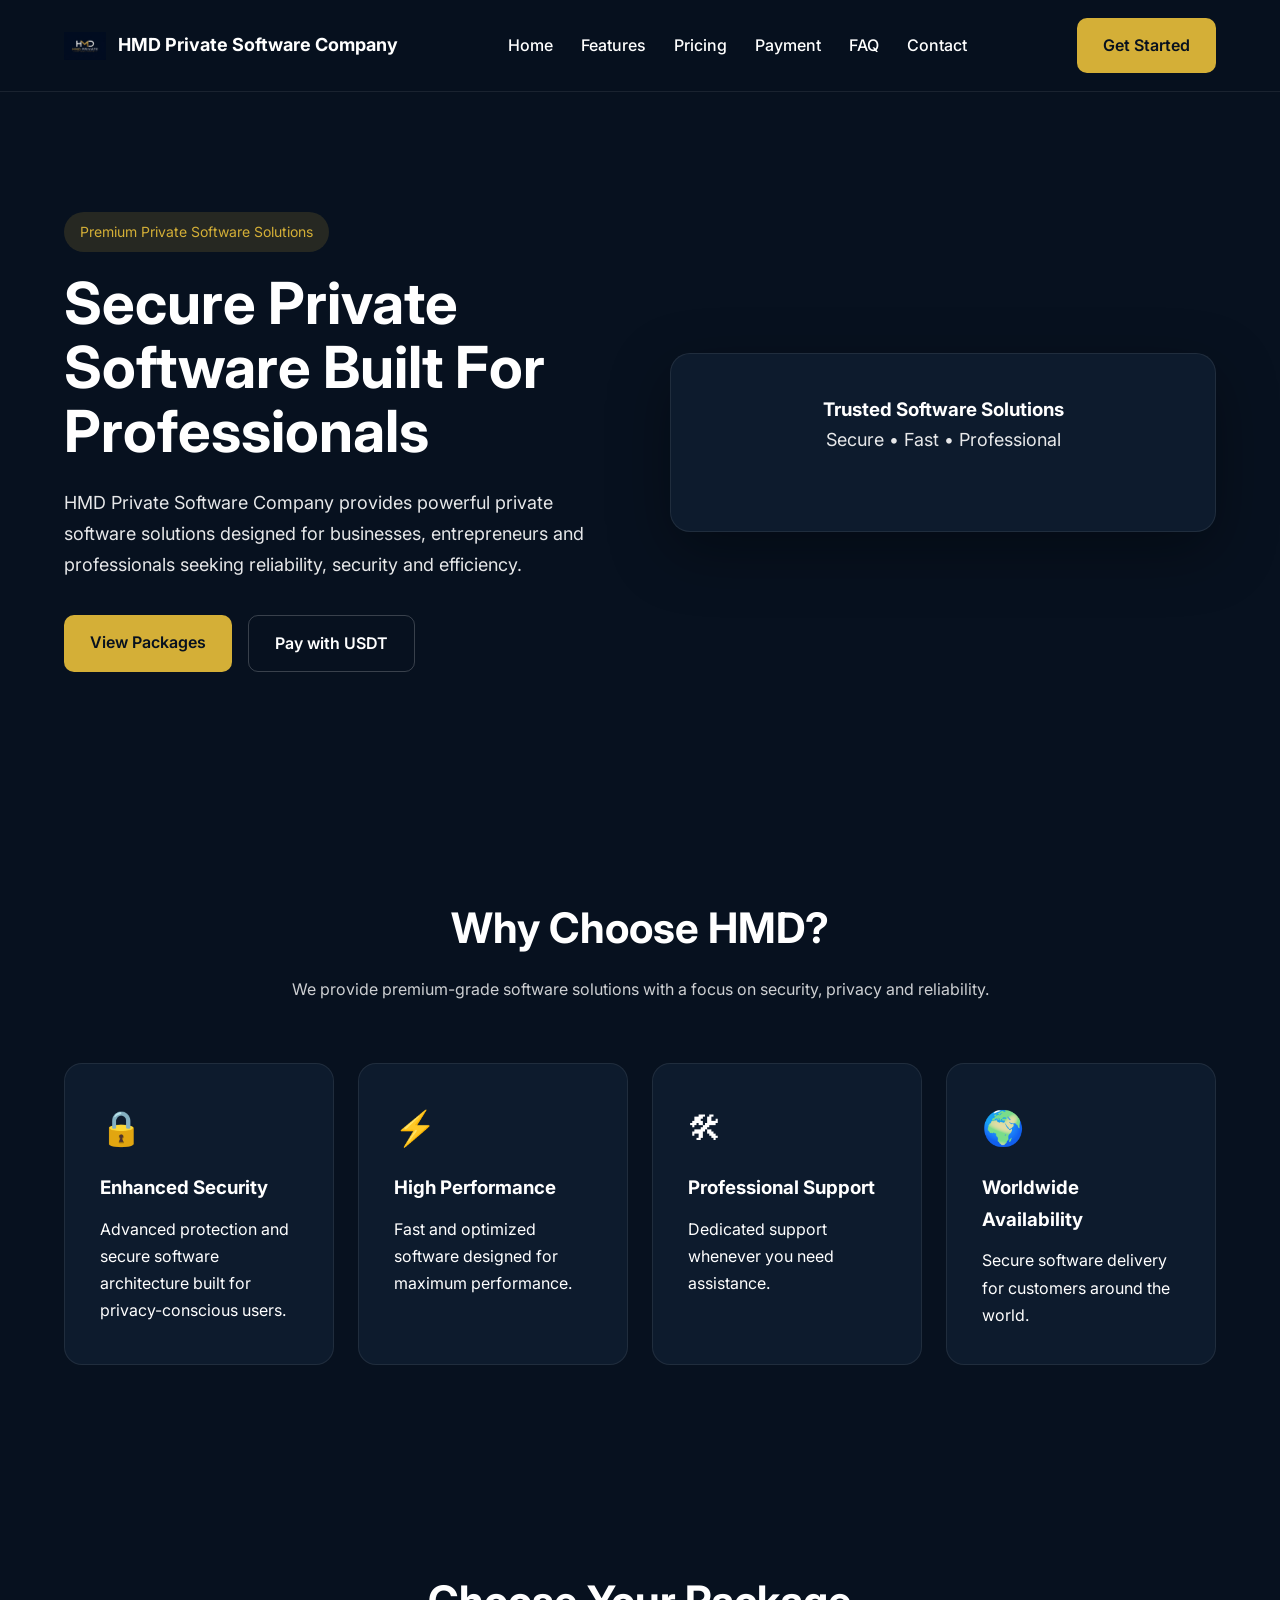
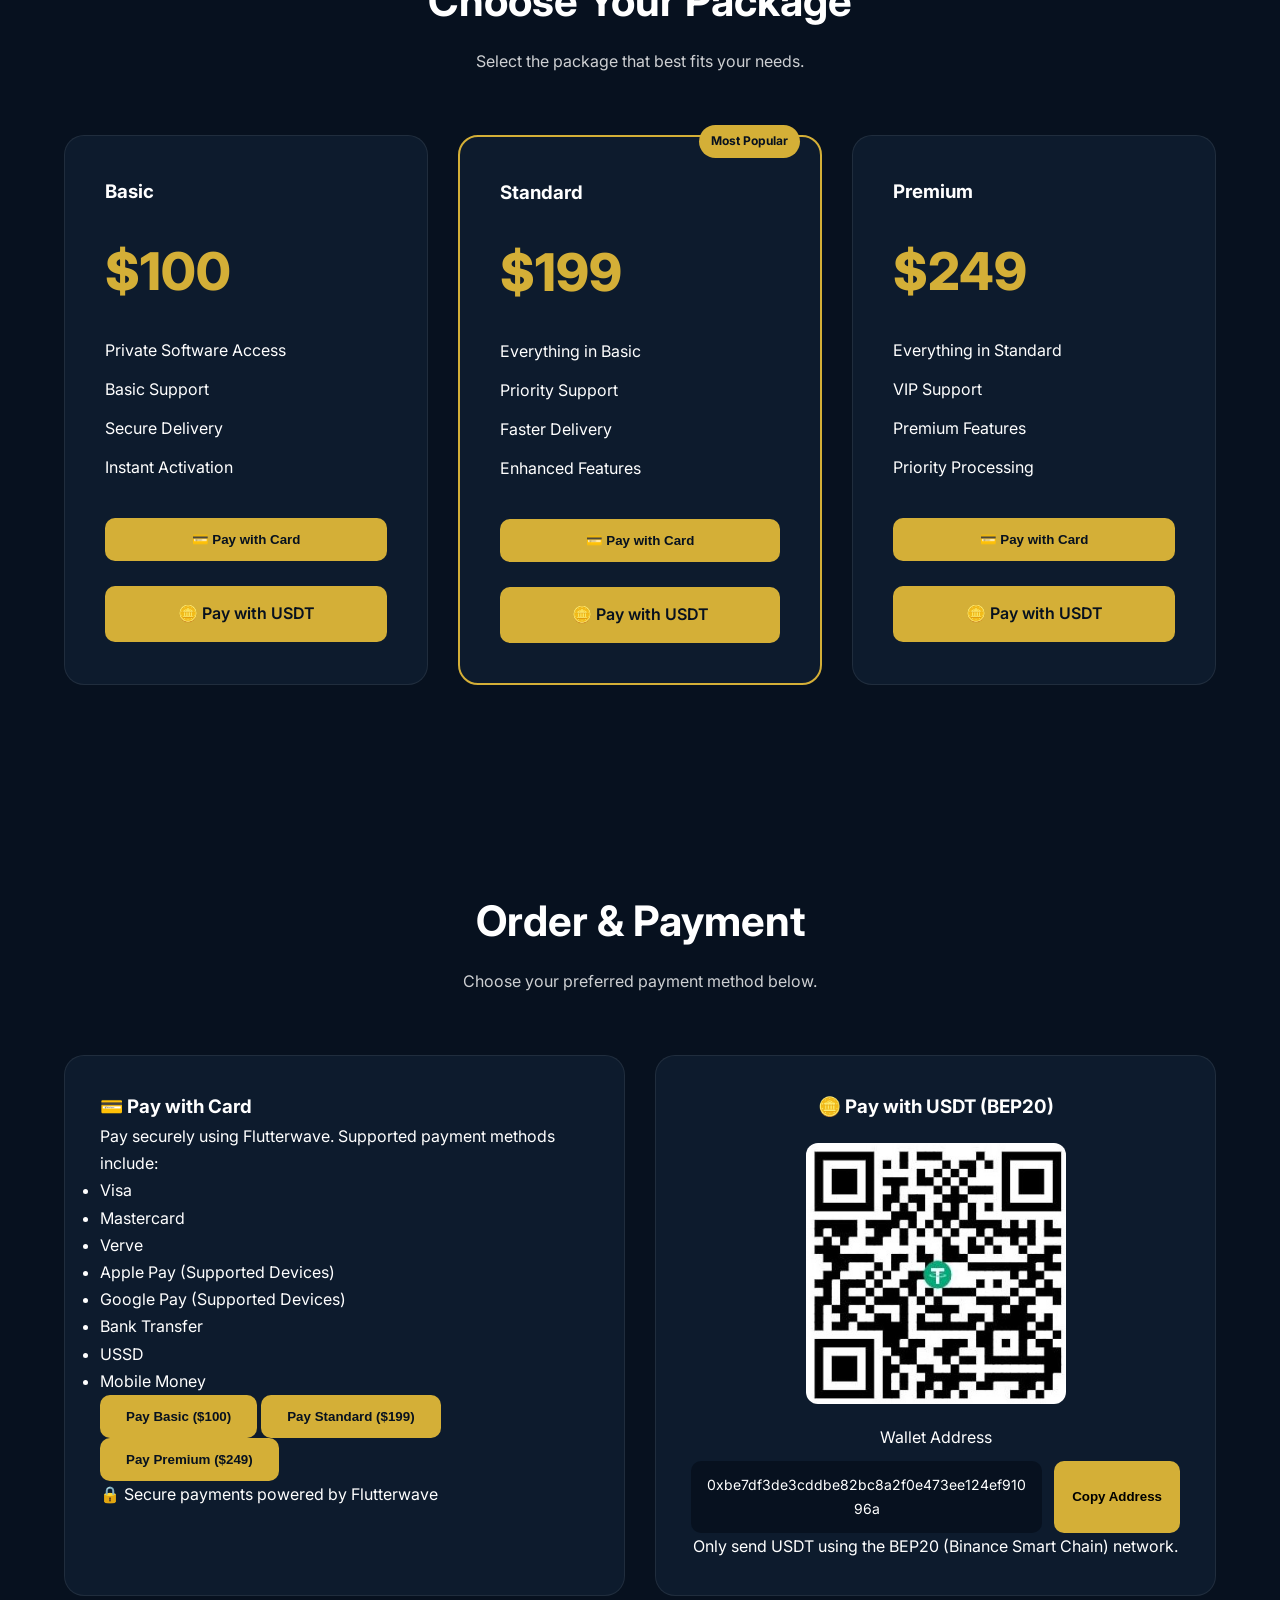
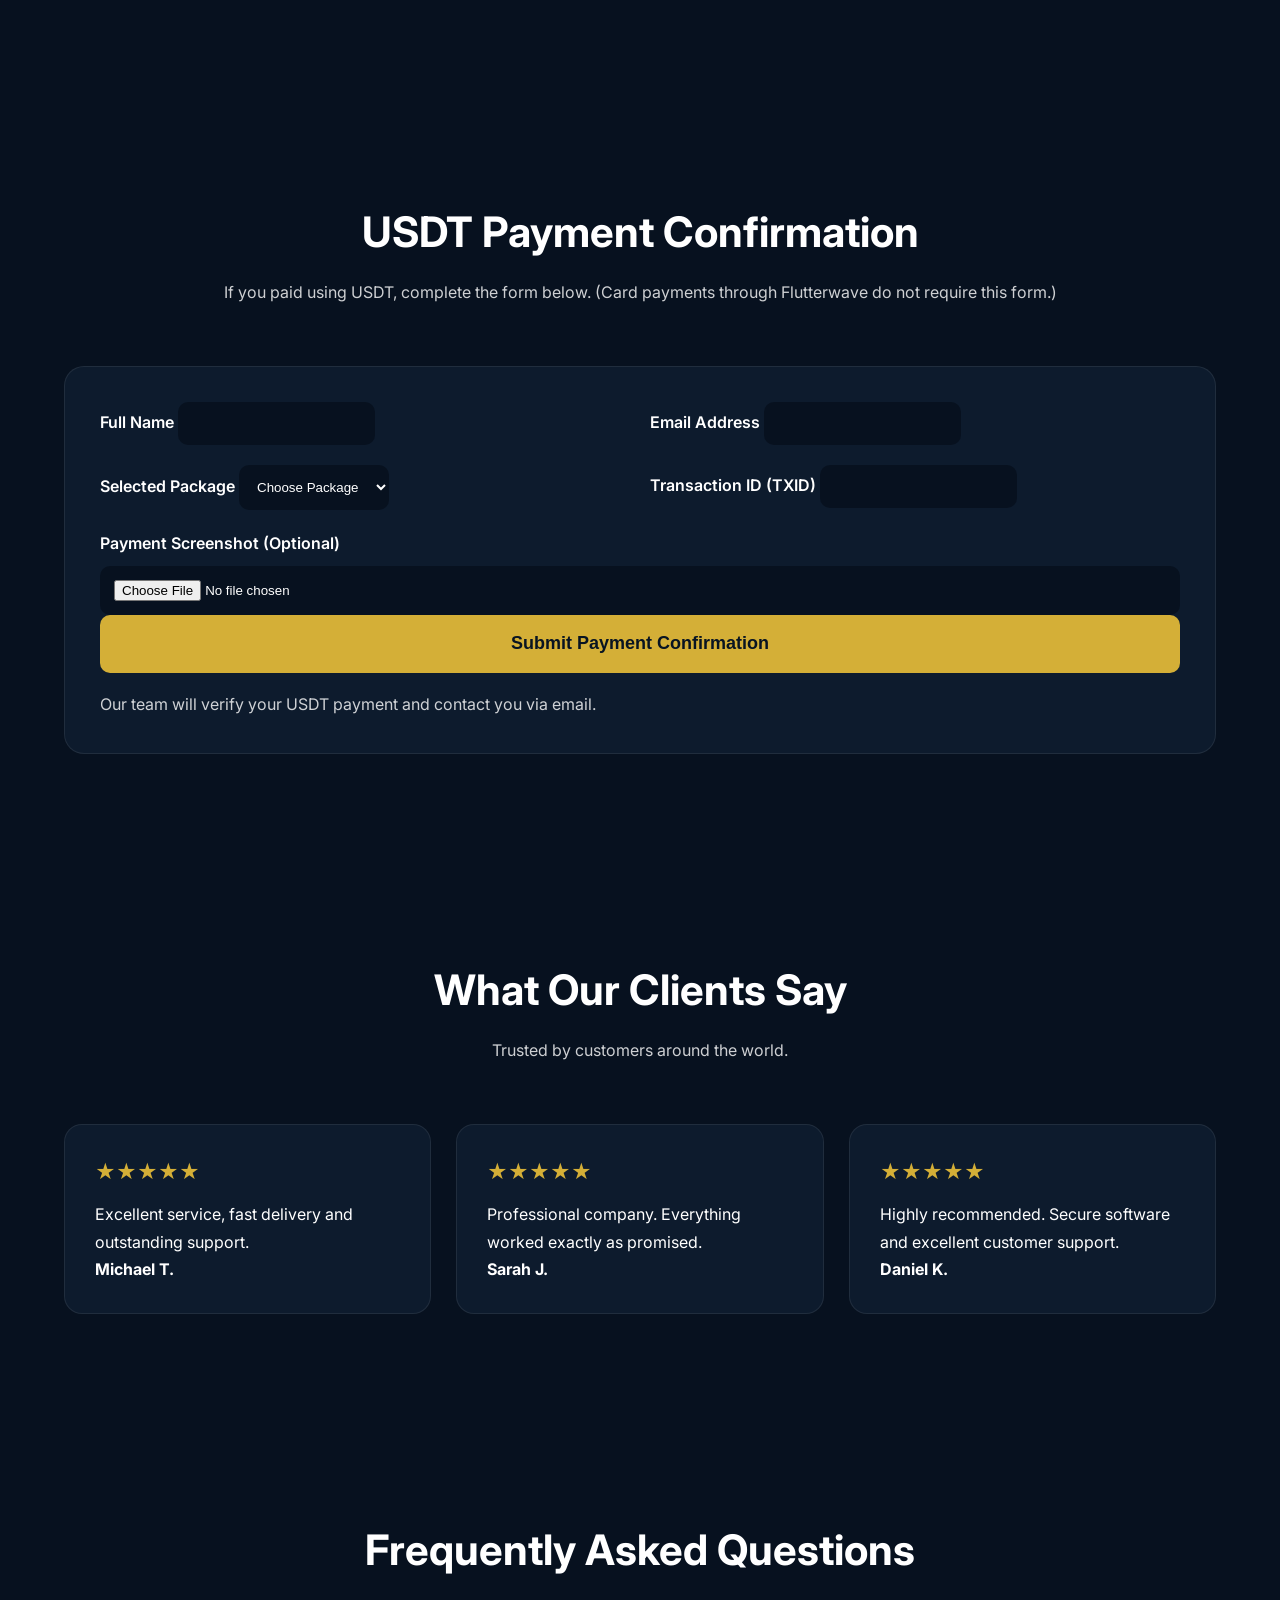
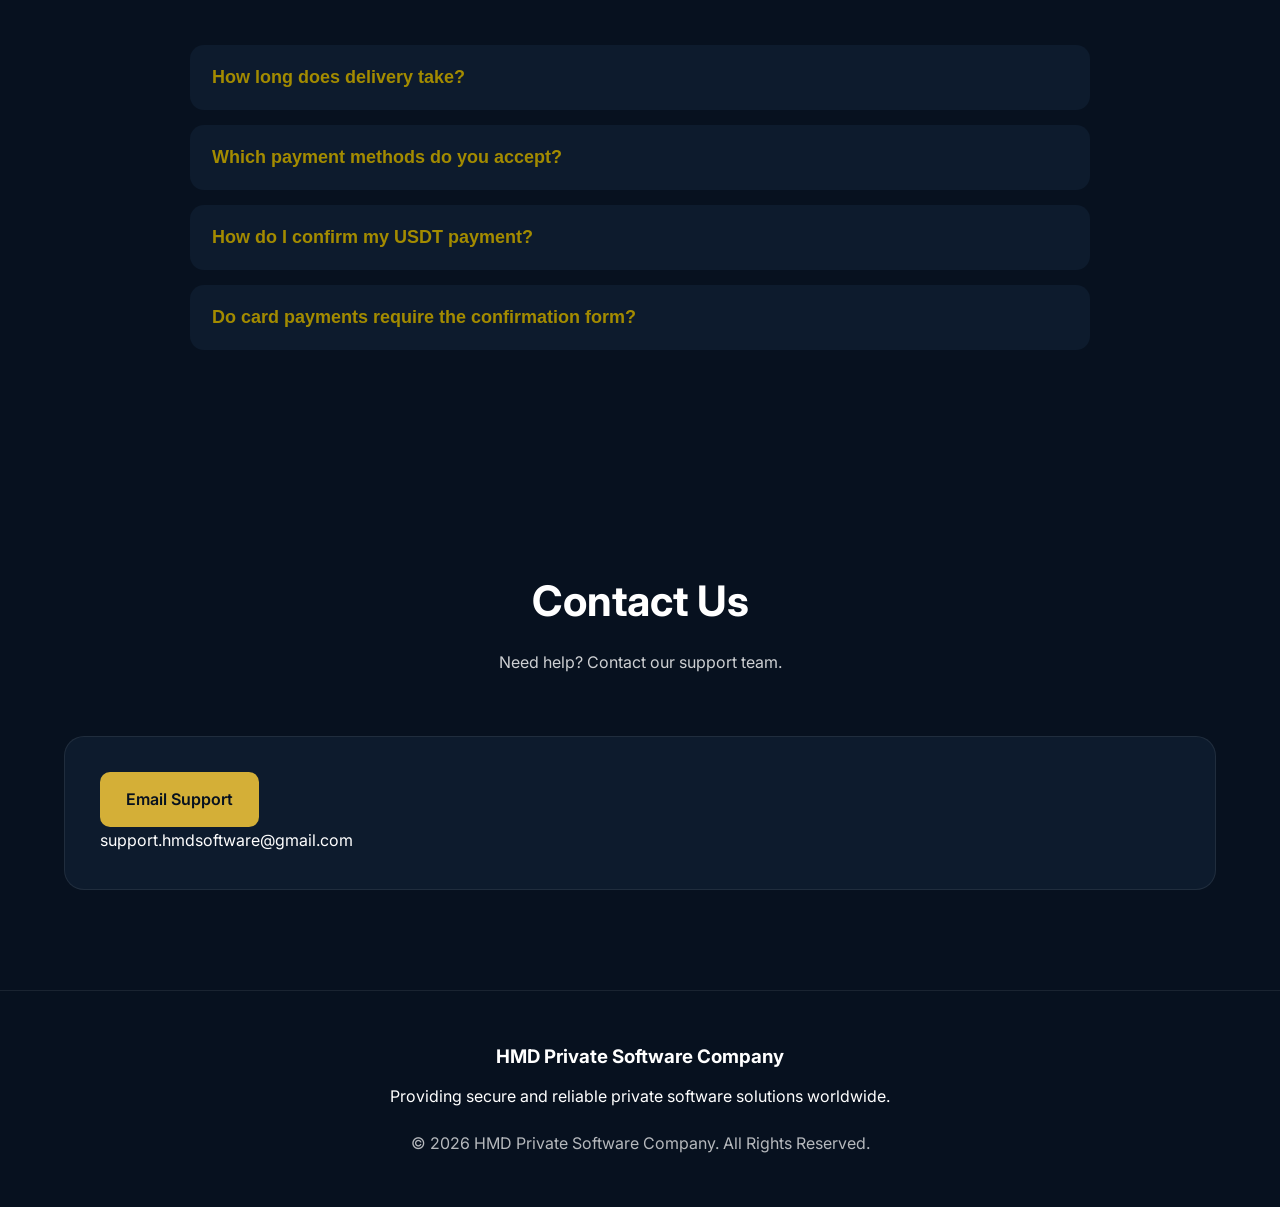
<file: index.html>
<!DOCTYPE html>
<html lang="en">

<head>

<meta charset="UTF-8">
<meta name="viewport" content="width=device-width, initial-scale=1.0">

<title>HMD Private Software Company</title>

<meta name="description"
content="Premium private software solutions tailored for businesses and professionals.">

<link rel="icon" href="favicon.png">

<link rel="stylesheet" href="style.css">

<link rel="preconnect" href="https://fonts.googleapis.com">
<link rel="preconnect" href="https://fonts.gstatic.com" crossorigin>

<link href="https://fonts.googleapis.com/css2?family=Inter:wght@300;400;500;600;700;800&display=swap" rel="stylesheet">

<!-- Flutterwave Checkout -->
<script src="https://checkout.flutterwave.com/v3.js"></script>

</head>

<body>

<!-- =========================
     NAVIGATION
========================= -->

<header class="navbar">

<div class="container nav-container">

<div class="logo">

<img src="logo.png" alt="HMD Logo">

<span>HMD Private Software Company</span>

</div>

<nav>

<ul class="nav-links">

<li><a href="#home">Home</a></li>

<li><a href="#features">Features</a></li>

<li><a href="#pricing">Pricing</a></li>

<li><a href="#payment">Payment</a></li>

<li><a href="#faq">FAQ</a></li>

<li><a href="#contact">Contact</a></li>

</ul>

</nav>

<a href="#pricing" class="btn-primary">

Get Started

</a>

</div>

</header>

<!-- =========================
     HERO
========================= -->

<section id="home" class="hero">

<div class="container hero-container">

<div class="hero-content">

<span class="badge">

Premium Private Software Solutions

</span>

<h1>

Secure Private Software Built For Professionals

</h1>

<p>

HMD Private Software Company provides powerful private software solutions designed for businesses, entrepreneurs and professionals seeking reliability, security and efficiency.

</p>

<div class="hero-buttons">

<a href="#pricing" class="btn-primary">

View Packages

</a>

<a href="#payment" class="btn-secondary">

Pay with USDT

</a>

</div>

</div>

<div class="hero-image">

<div class="hero-card">

<h3>

Trusted Software Solutions

</h3>

<p>

Secure • Fast • Professional

</p>

</div>

</div>

</div>

</section>

<!-- =========================
     FEATURES
========================= -->

<section id="features" class="features">

<div class="container">

<div class="section-title">

<h2>

Why Choose HMD?

</h2>

<p>

We provide premium-grade software solutions with a focus on security, privacy and reliability.

</p>

</div>

<div class="feature-grid">

<div class="feature-card">

<div class="feature-icon">

🔒

</div>

<h3>

Enhanced Security

</h3>

<p>

Advanced protection and secure software architecture built for privacy-conscious users.

</p>

</div>

<div class="feature-card">

<div class="feature-icon">

⚡

</div>

<h3>

High Performance

</h3>

<p>

Fast and optimized software designed for maximum performance.

</p>

</div>

<div class="feature-card">

<div class="feature-icon">

🛠

</div>

<h3>

Professional Support

</h3>

<p>

Dedicated support whenever you need assistance.

</p>

</div>

<div class="feature-card">

<div class="feature-icon">

🌍

</div>

<h3>

Worldwide Availability

</h3>

<p>

Secure software delivery for customers around the world.

</p>

</div>

</div>

</div>

</section>

<!-- =========================
     PRICING
========================= -->

<section id="pricing" class="pricing">

<div class="container">

<div class="section-title">

<h2>

Choose Your Package

</h2>

<p>

Select the package that best fits your needs.

</p>

</div>

<div class="pricing-grid">

<!-- BASIC -->

<div class="pricing-card">

<h3>

Basic

</h3>

<div class="price">

$100

</div>

<ul>

<li>Private Software Access</li>

<li>Basic Support</li>

<li>Secure Delivery</li>

<li>Instant Activation</li>

</ul>

<div class="pricing-buttons">

<button
type="button"
class="btn-pricing card-payment-btn"
data-package="Basic"
data-price="100">

💳 Pay with Card

</button>

<a
href="#payment"
class="btn-pricing usdt-btn">

🪙 Pay with USDT

</a>

</div>

</div>

<!-- STANDARD -->

<div class="pricing-card featured">

<span class="popular">

Most Popular

</span>

<h3>

Standard

</h3>

<div class="price">

$199

</div>

<ul>

<li>Everything in Basic</li>

<li>Priority Support</li>

<li>Faster Delivery</li>

<li>Enhanced Features</li>

</ul>

<div class="pricing-buttons">

<button
type="button"
class="btn-pricing card-payment-btn"
data-package="Standard"
data-price="199">

💳 Pay with Card

</button>

<a
href="#payment"
class="btn-pricing usdt-btn">

🪙 Pay with USDT

</a>

</div>

</div>

<!-- PREMIUM -->

<div class="pricing-card">

<h3>

Premium

</h3>

<div class="price">

$249

</div>

<ul>

<li>Everything in Standard</li>

<li>VIP Support</li>

<li>Premium Features</li>

<li>Priority Processing</li>

</ul>

<div class="pricing-buttons">

<button
type="button"
class="btn-pricing card-payment-btn"
data-package="Premium"
data-price="249">

💳 Pay with Card

</button>

<a
href="#payment"
class="btn-pricing usdt-btn">

🪙 Pay with USDT

</a>

</div>

</div>

</div>

</div>

</section>

<!-- =====================================
     PAYMENT SECTION
===================================== -->

<section id="payment" class="payment">

<div class="container">

<div class="section-title">

<h2>Order & Payment</h2>

<p>
Choose your preferred payment method below.
</p>

</div>

<div class="payment-grid">

<!-- CARD PAYMENT -->

<div class="payment-card">

<h3>💳 Pay with Card</h3>

<p class="payment-description">

Pay securely using Flutterwave.

Supported payment methods include:

</p>

<ul class="payment-methods">

<li>Visa</li>
<li>Mastercard</li>
<li>Verve</li>
<li>Apple Pay (Supported Devices)</li>
<li>Google Pay (Supported Devices)</li>
<li>Bank Transfer</li>
<li>USSD</li>
<li>Mobile Money</li>

</ul>

<div class="card-payment-buttons">
  
<button
type="button"
class="btn-primary card-payment-btn"
data-package="Basic"
data-price="100">

Pay Basic ($100)

</button>
 
<button
type="button"
class="btn-primary card-payment-btn"
data-package="Standard"
data-price="199">

Pay Standard ($199)

</button>
  
<button
type="button"
class="btn-primary card-payment-btn"
data-package="Premium"
data-price="249">

Pay Premium ($249)

</button>

</div>

<p class="secure-payment">

🔒 Secure payments powered by Flutterwave

</p>

</div>

<!-- USDT PAYMENT -->

<div class="qr-card">

<h3>🪙 Pay with USDT (BEP20)</h3>

<img
src="qr-code.png"
alt="USDT QR Code"
class="qr-image">

<div class="wallet-box">

<label>

Wallet Address

</label>

<div class="wallet-address">

<span id="walletAddress">

0xbe7df3de3cddbe82bc8a2f0e473ee124ef91096a

</span>

<button
id="copyWalletBtn"
type="button">

Copy Address

</button>

</div>

</div>

<p class="scan-text">

Only send USDT using the BEP20 (Binance Smart Chain) network.

</p>

</div>

</div>

</div>

</section>

<!-- =====================================
     PAYMENT CONFIRMATION
===================================== -->

<section class="confirmation-section">

<div class="container">

<div class="section-title">

<h2>

USDT Payment Confirmation

</h2>

<p>

If you paid using USDT, complete the form below.

(Card payments through Flutterwave do not require this form.)

</p>

</div>

<div class="confirmation-form-card">

<form
id="paymentForm"
action="https://formsubmit.co/support.hmdsoftware@gmail.com"
method="POST"
enctype="multipart/form-data">

<input
type="hidden"
name="_subject"
value="New USDT Payment Confirmation">

<input
type="hidden"
name="_template"
value="table">

<input
type="hidden"
name="_captcha"
value="true">

<input
type="hidden"
name="_next"
value="https://legitimate01.github.io/hmd-private-software/thankyou.html">

<input
type="text"
name="_honey"
style="display:none">

<div class="form-group">

<div class="form-row">

<div class="col">

<label>

Full Name

</label>

<input
type="text"
name="Full Name"
class="form-control"
required>

</div>

<div class="col">

<label>

Email Address

</label>

<input
type="email"
name="Email Address"
class="form-control"
required>

</div>

</div>

</div>

<div class="form-group">

<div class="form-row">

<div class="col">

<label>

Selected Package

</label>

<select
name="Selected Package"
class="form-control"
required>

<option value="">Choose Package</option>

<option>Basic ($100)</option>

<option>Standard ($199)</option>

<option>Premium ($249)</option>

</select>

</div>

<div class="col">

<label>

Transaction ID (TXID)

</label>

<input
type="text"
name="Transaction ID"
class="form-control"
required>

</div>

</div>

</div>

<div class="form-group">

<label>

Payment Screenshot (Optional)

</label>

<input
type="file"
name="Payment Screenshot"
class="form-control"
accept=".jpg,.jpeg,.png,.pdf">

</div>

<button
type="submit"
id="submitBtn"
class="btn-primary submit-payment-btn">

<span id="buttonText">

Submit Payment Confirmation

</span>

<span
id="loadingSpinner"
class="spinner"
style="display:none">

</span>

</button>

</form>

<p class="verification-note">

Our team will verify your USDT payment and contact you via email.

</p>

</div>

</div>

</section>

<!-- =====================================
     TESTIMONIALS
===================================== -->

<section class="testimonials">

<div class="container">

<div class="section-title">

<h2>

What Our Clients Say

</h2>

<p>

Trusted by customers around the world.

</p>

</div>

<div class="testimonial-grid">

<div class="testimonial-card">

<div class="stars">

★★★★★

</div>

<p>

Excellent service, fast delivery and outstanding support.

</p>

<h4>

Michael T.

</h4>

</div>

<div class="testimonial-card">

<div class="stars">

★★★★★

</div>

<p>

Professional company. Everything worked exactly as promised.

</p>

<h4>

Sarah J.

</h4>

</div>

<div class="testimonial-card">

<div class="stars">

★★★★★

</div>

<p>

Highly recommended. Secure software and excellent customer support.

</p>

<h4>

Daniel K.

</h4>

</div>

</div>

</div>

</section>

<!-- =====================================
     FAQ
===================================== -->

<section id="faq" class="faq">

<div class="container">

<div class="section-title">

<h2>

Frequently Asked Questions

</h2>

</div>

<div class="faq-container">

<div class="faq-item">

<button class="faq-question">

How long does delivery take?

</button>

<div class="faq-answer">

<p>

Usually within 24 hours after payment verification.

</p>

</div>

</div>

<div class="faq-item">

<button class="faq-question">

Which payment methods do you accept?

</button>

<div class="faq-answer">

<p>

Flutterwave (Card, Bank Transfer, USSD, Mobile Money) and USDT (BEP20).

</p>

</div>

</div>

<div class="faq-item">

<button class="faq-question">

How do I confirm my USDT payment?

</button>

<div class="faq-answer">

<p>

Complete the USDT Payment Confirmation form above.

</p>

</div>

</div>

<div class="faq-item">

<button class="faq-question">

Do card payments require the confirmation form?

</button>

<div class="faq-answer">

<p>

No. Card payments are automatically processed through Flutterwave.

</p>

</div>

</div>

</div>

</div>

</section>

<!-- =====================================
     CONTACT
===================================== -->

<section id="contact" class="contact">

<div class="container">

<div class="section-title">

<h2>

Contact Us

</h2>

<p>

Need help? Contact our support team.

</p>

</div>

<div class="contact-card">

<a
href="mailto:support.hmdsoftware@gmail.com"
class="contact-button">

Email Support

</a>

<p>

support.hmdsoftware@gmail.com

</p>

</div>

</div>

</section>

<!-- =====================================
     FOOTER
===================================== -->

<footer class="footer">

<div class="container">

<div class="footer-content">

<h3>

HMD Private Software Company

</h3>

<p>

Providing secure and reliable private software solutions worldwide.

</p>

<p class="copyright">

© 2026 HMD Private Software Company. All Rights Reserved.

</p>

</div>

</div>

</footer>

<script src="script.js"></script>

</body>

</html>
</file>
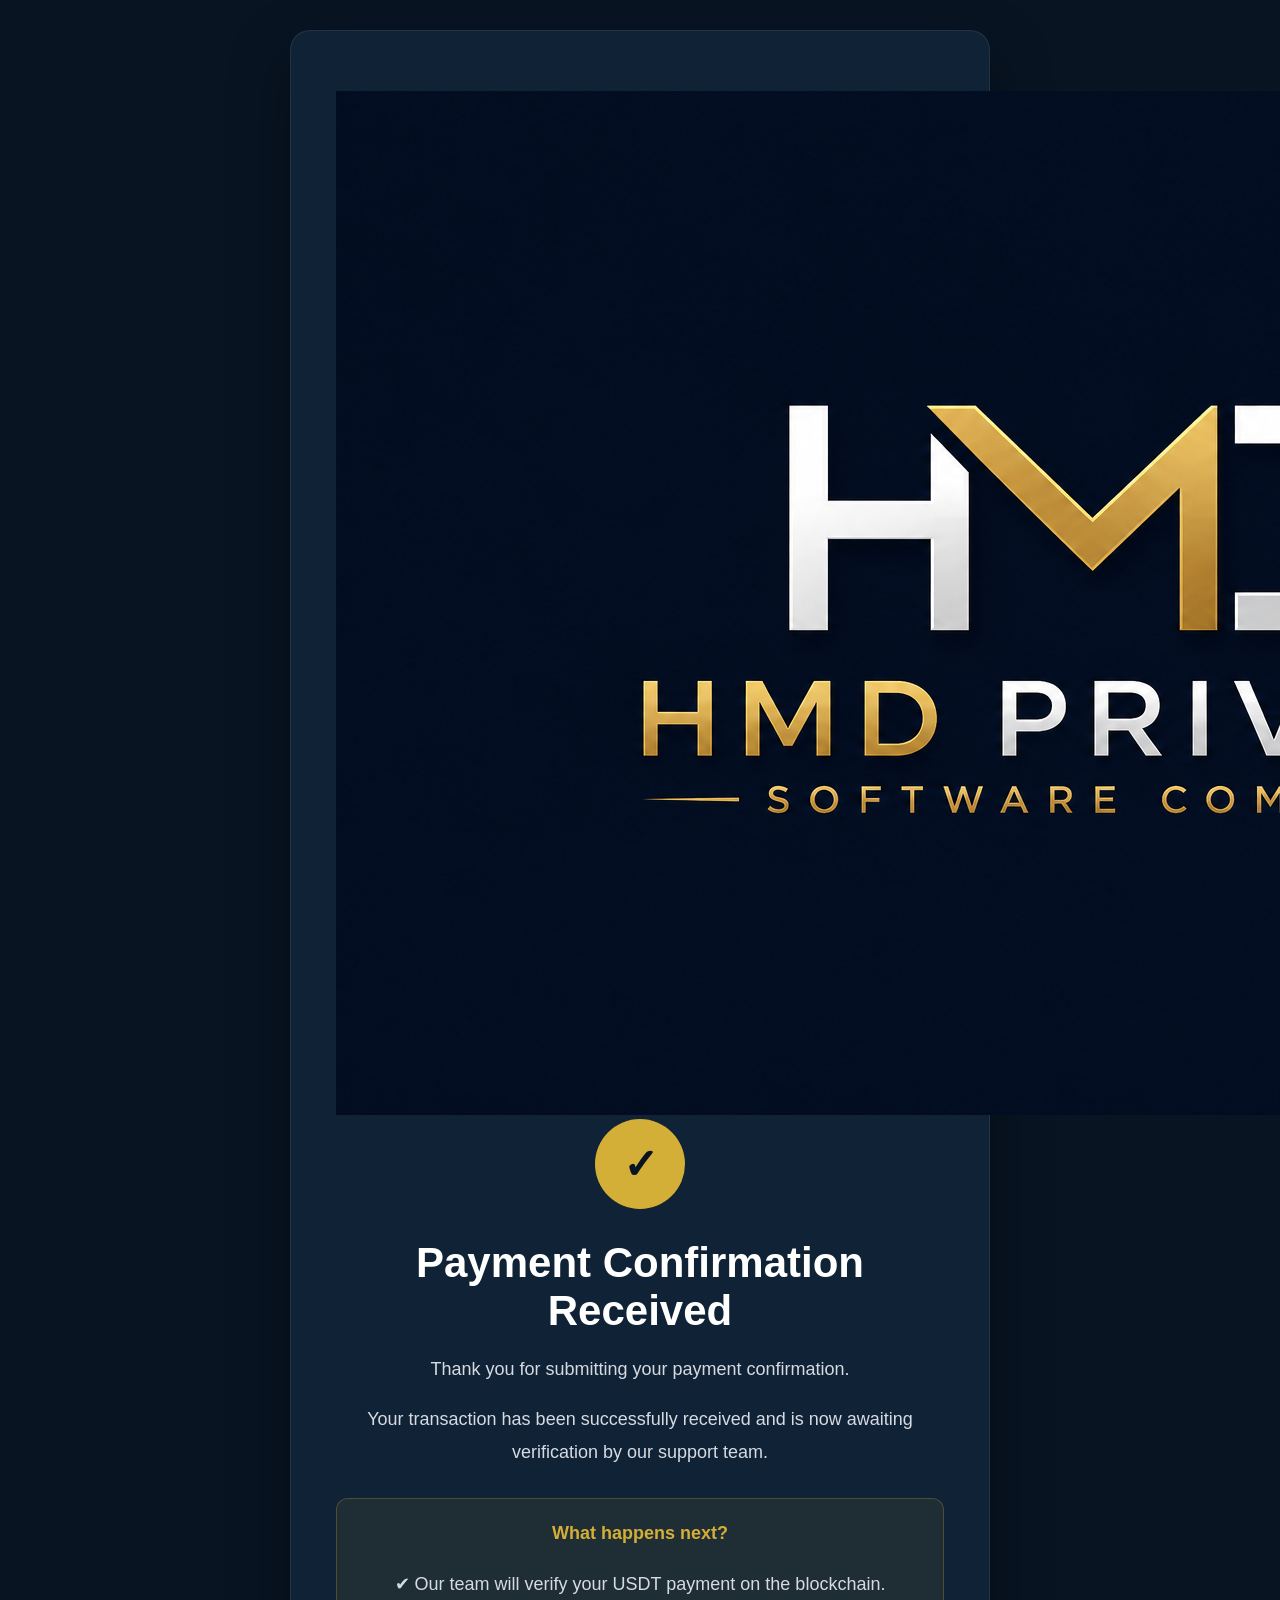
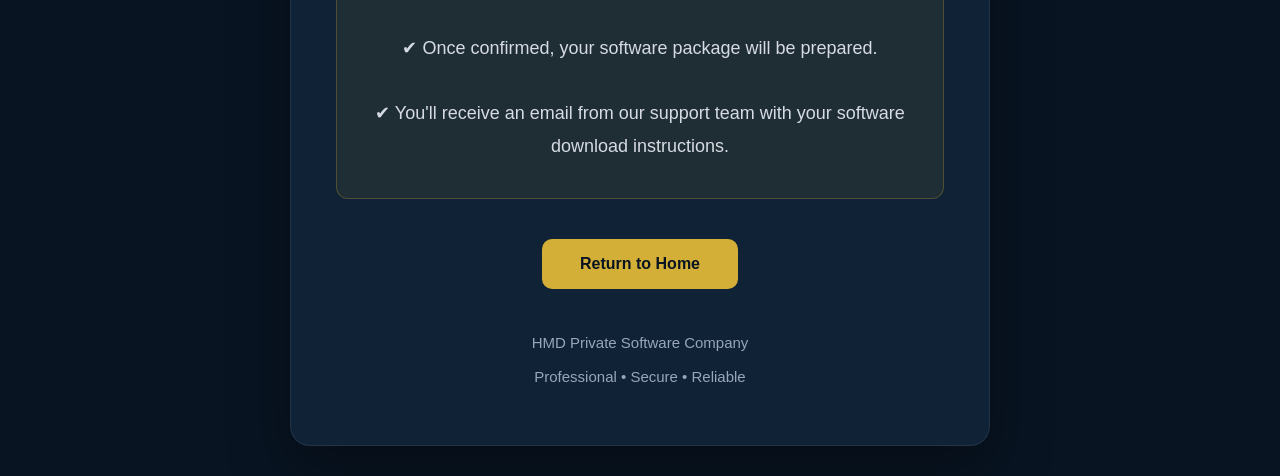
<file: thankyou.html>
<!DOCTYPE html>
<html lang="en">
<head>

<meta charset="UTF-8">
<meta name="viewport" content="width=device-width, initial-scale=1.0">

<title>Payment Confirmation Received | HMD Private Software Company</title>

<link rel="icon" href="favicon.png">

<style>

*{
margin:0;
padding:0;
box-sizing:border-box;
font-family:Arial,Helvetica,sans-serif;
}

body{

background:#081422;
color:#ffffff;

display:flex;
align-items:center;
justify-content:center;

min-height:100vh;

padding:30px;

}

.container{

width:100%;
max-width:700px;

background:#102235;

border:1px solid rgba(255,255,255,.08);

border-radius:20px;

padding:60px 45px;

text-align:center;

box-shadow:0 25px 60px rgba(0,0,0,.35);

}

.success-icon{

width:90px;
height:90px;

margin:auto auto 30px;

border-radius:50%;

background:#d4af37;

display:flex;
align-items:center;
justify-content:center;

font-size:42px;
font-weight:bold;

color:#081422;

}

.logo{

width:85px;

margin-bottom:25px;

}

h1{

font-size:42px;

margin-bottom:18px;

}

p{

font-size:18px;

line-height:1.8;

color:#d6dbe3;

margin-bottom:18px;

}

.notice{

margin-top:30px;

padding:18px;

border-radius:12px;

background:rgba(212,175,55,.08);

border:1px solid rgba(212,175,55,.25);

}

.notice strong{

color:#d4af37;

}

.button{

display:inline-block;

margin-top:40px;

padding:16px 38px;

background:#d4af37;

color:#081422;

font-weight:700;

text-decoration:none;

border-radius:10px;

transition:.3s;

}

.button:hover{

background:#f0c94f;

transform:translateY(-2px);

}

.footer{

margin-top:45px;

font-size:15px;

color:#98a6b9;

}

@media(max-width:768px){

.container{

padding:40px 25px;

}

h1{

font-size:32px;

}

p{

font-size:17px;

}

.button{

width:100%;

}

}

</style>

</head>

<body>

<div class="container">

<img src="logo.png" alt="HMD Private Software Company" class="logo.png">

<div class="success-icon">

✓

</div>

<h1>Payment Confirmation Received</h1>

<p>

Thank you for submitting your payment confirmation.

</p>

<p>

Your transaction has been successfully received and is now awaiting verification by our support team.

</p>

<div class="notice">

<p>

<strong>What happens next?</strong>

</p>

<p>

✔ Our team will verify your USDT payment on the blockchain.<br><br>

✔ Once confirmed, your software package will be prepared.<br><br>

✔ You'll receive an email from our support team with your software download instructions.

</p>

</div>

<a href="index.html" class="button">

Return to Home

</a>

<div class="footer">

HMD Private Software Company<br><br>

Professional • Secure • Reliable

</div>

</div>

</body>

</html>
</file>
<file: style.css>
/* =========================
   HMD PRIVATE SOFTWARE
   STYLE.CSS
========================= */

*{
margin:0;
padding:0;
box-sizing:border-box;
}

html{
scroll-behavior:smooth;
}

body{
font-family:'Inter',sans-serif;
background:#07111f;
color:#ffffff;
line-height:1.7;
overflow-x:hidden;
}

/* =========================
   CONTAINER
========================= */

.container{
width:90%;
max-width:1200px;
margin:auto;
}

/* =========================
   NAVBAR
========================= */

.navbar{
position:sticky;
top:0;
z-index:1000;
background:rgba(7,17,31,.95);
backdrop-filter:blur(10px);
border-bottom:1px solid rgba(255,255,255,.08);
}

.nav-container{
display:flex;
justify-content:space-between;
align-items:center;
padding:18px 0;
}

.logo{
display:flex;
align-items:center;
gap:12px;
font-weight:700;
font-size:18px;
}

.logo img{
width:42px;
height:42px;
object-fit:contain;
}

.nav-links{
display:flex;
list-style:none;
gap:28px;
}

.nav-links a{
color:#fff;
text-decoration:none;
font-weight:500;
transition:.3s;
}

.nav-links a:hover{
color:#d4af37;
}

/* =========================
   BUTTONS
========================= */

.btn-primary,
.btn-secondary,
.btn-pricing,
.contact-button,
.submit-btn{
display:inline-block;
text-decoration:none;
border:none;
cursor:pointer;
padding:14px 26px;
border-radius:10px;
font-weight:600;
transition:.3s;
}

.btn-primary{
background:#d4af37;
color:#07111f;
}

.btn-primary:hover{
transform:translateY(-2px);
}

.btn-secondary{
background:transparent;
border:1px solid rgba(255,255,255,.2);
color:#fff;
}

.btn-secondary:hover{
border-color:#d4af37;
}

.btn-pricing{
background:#d4af37;
color:#07111f;
width:100%;
text-align:center;
margin-top:25px;
}

.submit-btn{
background:#d4af37;
color:#07111f;
width:100%;
margin-top:15px;
}

.contact-button{
background:#d4af37;
color:#07111f;
}

/* =========================
   HERO
========================= */

.hero{
padding:120px 0;
}

.hero-container{
display:grid;
grid-template-columns:1fr 1fr;
gap:60px;
align-items:center;
}

.badge{
display:inline-block;
padding:8px 16px;
background:rgba(212,175,55,.15);
color:#d4af37;
border-radius:50px;
margin-bottom:20px;
font-size:14px;
}

.hero h1{
font-size:58px;
line-height:1.1;
margin-bottom:25px;
}

.hero p{
font-size:18px;
opacity:.9;
margin-bottom:35px;
}

.hero-buttons{
display:flex;
gap:16px;
flex-wrap:wrap;
}

.hero-card{
background:#0d1b2d;
padding:40px;
border-radius:20px;
border:1px solid rgba(255,255,255,.08);
text-align:center;
box-shadow:0 20px 60px rgba(0,0,0,.35);
}

/* =========================
   SECTION TITLE
========================= */

.section-title{
text-align:center;
margin-bottom:60px;
}

.section-title h2{
font-size:42px;
margin-bottom:12px;
}

.section-title p{
opacity:.8;
}

/* =========================
   FEATURES
========================= */

.features{
padding:100px 0;
}

.feature-grid{
display:grid;
grid-template-columns:repeat(4,1fr);
gap:24px;
}

.feature-card{
background:#0d1b2d;
padding:35px;
border-radius:18px;
border:1px solid rgba(255,255,255,.08);
transition:.3s;
}

.feature-card:hover{
transform:translateY(-6px);
}

.feature-icon{
font-size:34px;
margin-bottom:15px;
}

.feature-card h3{
margin-bottom:12px;
}

/* =========================
   PRICING
========================= */

.pricing{
padding:100px 0;
}

.pricing-grid{
display:grid;
grid-template-columns:repeat(3,1fr);
gap:30px;
}

.pricing-card{
background:#0d1b2d;
padding:40px;
border-radius:20px;
border:1px solid rgba(255,255,255,.08);
position:relative;
}

.featured{
border:2px solid #d4af37;
transform:scale(1.04);
}

.popular{
position:absolute;
top:-12px;
right:20px;
background:#d4af37;
color:#07111f;
padding:6px 12px;
border-radius:20px;
font-size:12px;
font-weight:700;
}

.price{
font-size:52px;
font-weight:800;
color:#d4af37;
margin:20px 0;
}

.pricing-card ul{
list-style:none;
}

.pricing-card li{
margin-bottom:12px;
}

/* =========================
   PAYMENT
========================= */

.payment,
.confirmation-section,
.testimonials,
.faq,
.contact{
padding:100px 0;
}

.payment-grid{
display:grid;
grid-template-columns:1fr 1fr;
gap:30px;
}

.payment-card,
.qr-card,
.confirmation-form-card,
.contact-card{
background:#0d1b2d;
padding:35px;
border-radius:20px;
border:1px solid rgba(255,255,255,.08);
}

.wallet-box{
margin-top:20px;
}

.wallet-address{
display:flex;
gap:12px;
flex-wrap:wrap;
margin-top:10px;
}

.wallet-address span{
background:#07111f;
padding:12px;
border-radius:10px;
word-break:break-all;
flex:1;
}

#walletAddress{
font-size:14px;
}

#copyWalletBtn{
background:#d4af37;
border:none;
padding:12px 18px;
cursor:pointer;
border-radius:10px;
font-weight:600;
}

.qr-card{
text-align:center;
}

.qr-image{
max-width:260px;
width:100%;
margin:20px auto;
display:block;
border-radius:12px;
}

/* =========================
   FORM
========================= */

.form-row{
display:grid;
grid-template-columns:1fr 1fr;
gap:20px;
margin-bottom:20px;
}

.form-group{
display:flex;
flex-direction:column;
}

.form-group label{
margin-bottom:8px;
font-weight:600;
}

.form-group input,
.form-group select{
padding:14px;
border:none;
border-radius:10px;
background:#07111f;
color:#fff;
}

.verification-note{
margin-top:18px;
opacity:.8;
}

/* =========================
   TESTIMONIALS
========================= */

.testimonial-grid{
display:grid;
grid-template-columns:repeat(3,1fr);
gap:25px;
}

.testimonial-card{
background:#0d1b2d;
padding:30px;
border-radius:18px;
border:1px solid rgba(255,255,255,.08);
}

.stars{
color:#d4af37;
font-size:20px;
margin-bottom:12px;
}

/* =========================
   FAQ
========================= */

.faq-container{
max-width:900px;
margin:auto;
}

.faq-item{
margin-bottom:15px;
border-radius:14px;
overflow:hidden;
}

.faq-question{

    width:100%;
    background:#0d1b2d;
    border:none;
    color:#A38B00;
    text-align:left;
    padding:22px;
    font-size:18px;
    font-weight:600;
    cursor:pointer;

}

.faq-answer{
display:none;
background:#132338;
padding:20px;
}

/* =========================
   FOOTER
========================= */

.footer{
padding:50px 0;
border-top:1px solid rgba(255,255,255,.08);
text-align:center;
}

.footer h3{
margin-bottom:10px;
}

.copyright{
margin-top:20px;
opacity:.7;
}

/* =========================
   RESPONSIVE
========================= */

@media(max-width:992px){

.hero-container,
.payment-grid,
.pricing-grid,
.feature-grid,
.testimonial-grid{
grid-template-columns:1fr;
}

.featured{
transform:none;
}

.hero h1{
font-size:42px;
}

.form-row{
grid-template-columns:1fr;
}

.nav-links{
display:none;
}

}

@media(max-width:600px){

.hero{
padding:80px 0;
}

.hero h1{
font-size:34px;
}

.section-title h2{
font-size:30px;
}

.price{
font-size:42px;
}

.logo span{
font-size:14px;
}

}

/* =========================
   SUBMIT BUTTON LOADING
========================= */

#submitBtn{
    position:relative;
    display:flex;
    justify-content:center;
    align-items:center;
    gap:12px;
    transition:.3s;
}

#submitBtn:disabled{
    opacity:.75;
    cursor:not-allowed;
}

.spinner{
    width:18px;
    height:18px;

    border:3px solid rgba(255,255,255,.35);
    border-top:3px solid #081422;

    border-radius:50%;

    animation:spin .8s linear infinite;
}

@keyframes spin{

    from{
        transform:rotate(0deg);
    }

    to{
        transform:rotate(360deg);
    }

}

/* Payment Submit Button */

#submitBtn{

    width:100%;

    height:58px;

    background:#d4af37;

    color:#081422;

    border:none;

    border-radius:10px;

    font-size:18px;

    font-weight:700;

    cursor:pointer;

    display:flex;

    justify-content:center;

    align-items:center;

    gap:10px;

    transition:.3s ease;

}

#submitBtn:hover{

    background:#e5bd46;

    transform:translateY(-2px);

}

#submitBtn:disabled{

    opacity:.8;

    cursor:not-allowed;

}

/* =========================
   FAQ ACCORDION
========================= */

.faq-answer{

    max-height:0;
    overflow:hidden;
    transition:max-height .35s ease;

}

.faq-item.active .faq-answer{

    max-height:400px;

}

/* =========================
   TOAST NOTIFICATION
========================= */

.toast-notification{

    position:fixed;
    bottom:25px;
    right:25px;

    background:#d4af37;
    color:#081422;

    padding:14px 20px;

    border-radius:8px;

    font-weight:600;

    box-shadow:0 10px 25px rgba(0,0,0,.25);

    opacity:0;

    transform:translateY(20px);

    transition:.3s ease;

    z-index:9999;

}

.toast-notification.show{

    opacity:1;

    transform:translateY(0);

}

/* =========================
   SCROLL REVEAL
========================= */

.feature-card,
.pricing-card,
.testimonial-card,
.payment-card,
.qr-card,
.contact-card{

    opacity:0;

    transform:translateY(40px);

    transition:.6s ease;

}

.show{

    opacity:1;

    transform:translateY(0);

}
</file>
